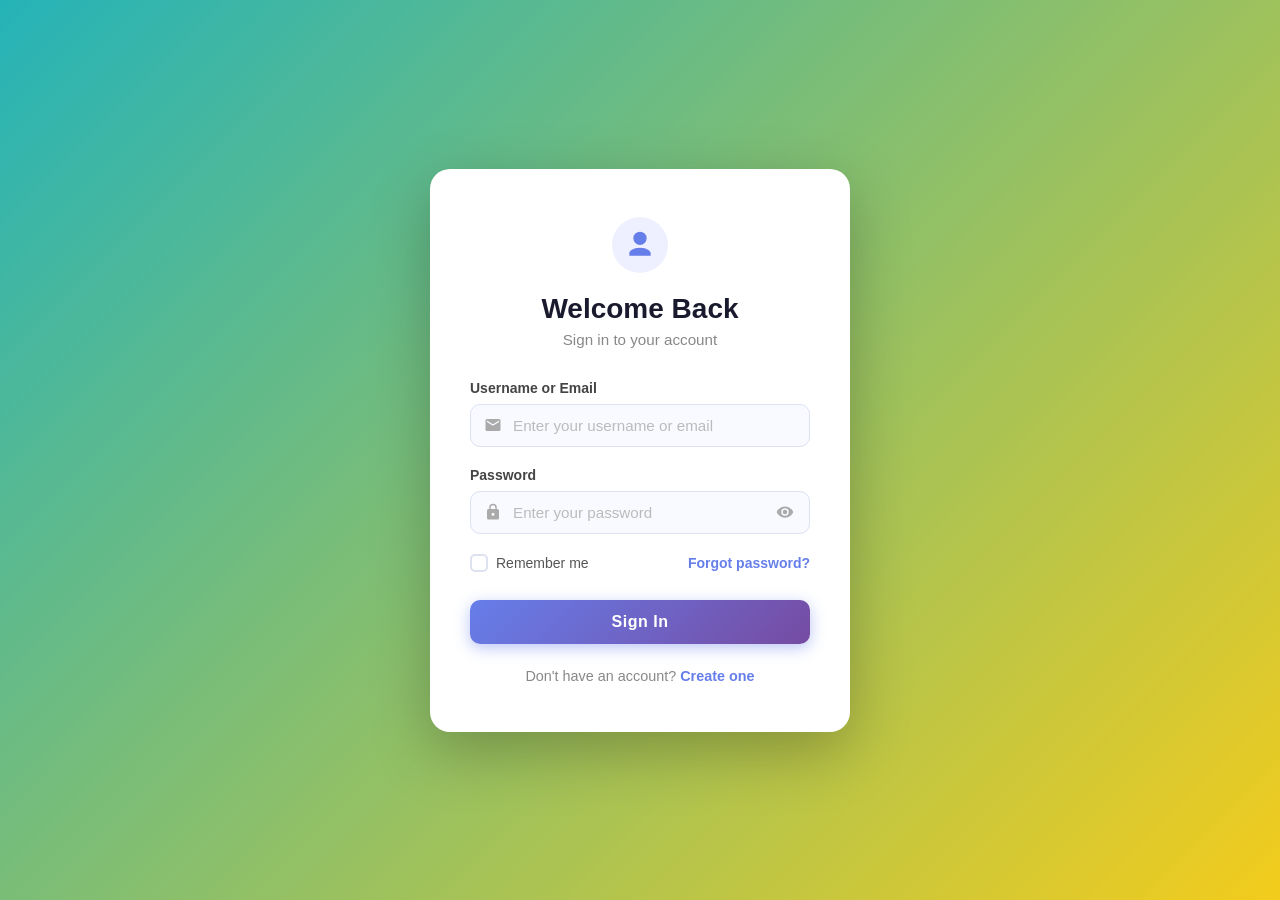
<file: index.html>
<!DOCTYPE html>
<html lang="en">
<head>
  <meta charset="UTF-8" />
  <meta name="viewport" content="width=device-width, initial-scale=1.0" />
  <title>Sign In</title>
  <link rel="stylesheet" href="style.css" />
</head>
<body>

  <div class="container">
    <div class="form-card">

      <div class="logo">
        <svg xmlns="http://www.w3.org/2000/svg" viewBox="0 0 24 24" fill="currentColor">
          <path d="M12 2a5 5 0 1 1 0 10A5 5 0 0 1 12 2zm0 12c5.33 0 8 2.67 8 4v2H4v-2c0-1.33 2.67-4 8-4z"/>
        </svg>
      </div>

      <h1>Welcome Back</h1>
      <p class="subtitle">Sign in to your account</p>

      <form action="#" method="POST" novalidate>

        <div class="input-group">
          <label for="username">Username or Email</label>
          <div class="input-wrapper">
            <svg class="input-icon" xmlns="http://www.w3.org/2000/svg" viewBox="0 0 24 24" fill="currentColor">
              <path d="M20 4H4a2 2 0 0 0-2 2v12a2 2 0 0 0 2 2h16a2 2 0 0 0 2-2V6a2 2 0 0 0-2-2zm0 4-8 5-8-5V6l8 5 8-5v2z"/>
            </svg>
            <input
              type="text"
              id="username"
              name="username"
              placeholder="Enter your username or email"
              autocomplete="username"
              required
            />
          </div>
        </div>

        <div class="input-group">
          <label for="password">Password</label>
          <div class="input-wrapper">
            <svg class="input-icon" xmlns="http://www.w3.org/2000/svg" viewBox="0 0 24 24" fill="currentColor">
              <path d="M18 8h-1V6A5 5 0 0 0 7 6v2H6a2 2 0 0 0-2 2v10a2 2 0 0 0 2 2h12a2 2 0 0 0 2-2V10a2 2 0 0 0-2-2zm-6 9a2 2 0 1 1 0-4 2 2 0 0 1 0 4zm3.1-9H8.9V6a3.1 3.1 0 0 1 6.2 0v2z"/>
            </svg>
            <input
              type="password"
              id="password"
              name="password"
              placeholder="Enter your password"
              autocomplete="current-password"
              required
            />
            <button type="button" class="toggle-password" aria-label="Toggle password visibility">
              <svg xmlns="http://www.w3.org/2000/svg" viewBox="0 0 24 24" fill="currentColor">
                <path d="M12 4.5C7 4.5 2.73 7.61 1 12c1.73 4.39 6 7.5 11 7.5s9.27-3.11 11-7.5C21.27 7.61 17 4.5 12 4.5zm0 12.5a5 5 0 1 1 0-10 5 5 0 0 1 0 10zm0-8a3 3 0 1 0 0 6 3 3 0 0 0 0-6z"/>
              </svg>
            </button>
          </div>
        </div>

        <div class="form-options">
          <label class="checkbox-label">
            <input type="checkbox" name="remember" />
            <span class="checkmark"></span>
            Remember me
          </label>
          <a href="#" class="forgot-link">Forgot password?</a>
        </div>

        <button type="submit" class="btn-signin">Sign In</button>

      </form>

      <p class="signup-text">Don't have an account? <a href="#">Create one</a></p>

    </div>
  </div>

  <script>
    // Toggle password visibility
    const toggleBtn = document.querySelector('.toggle-password');
    const passwordInput = document.getElementById('password');

    toggleBtn.addEventListener('click', () => {
      const isPassword = passwordInput.type === 'password';
      passwordInput.type = isPassword ? 'text' : 'password';
      toggleBtn.setAttribute('aria-pressed', isPassword);
    });
  </script>

</body>
</html>
</file>
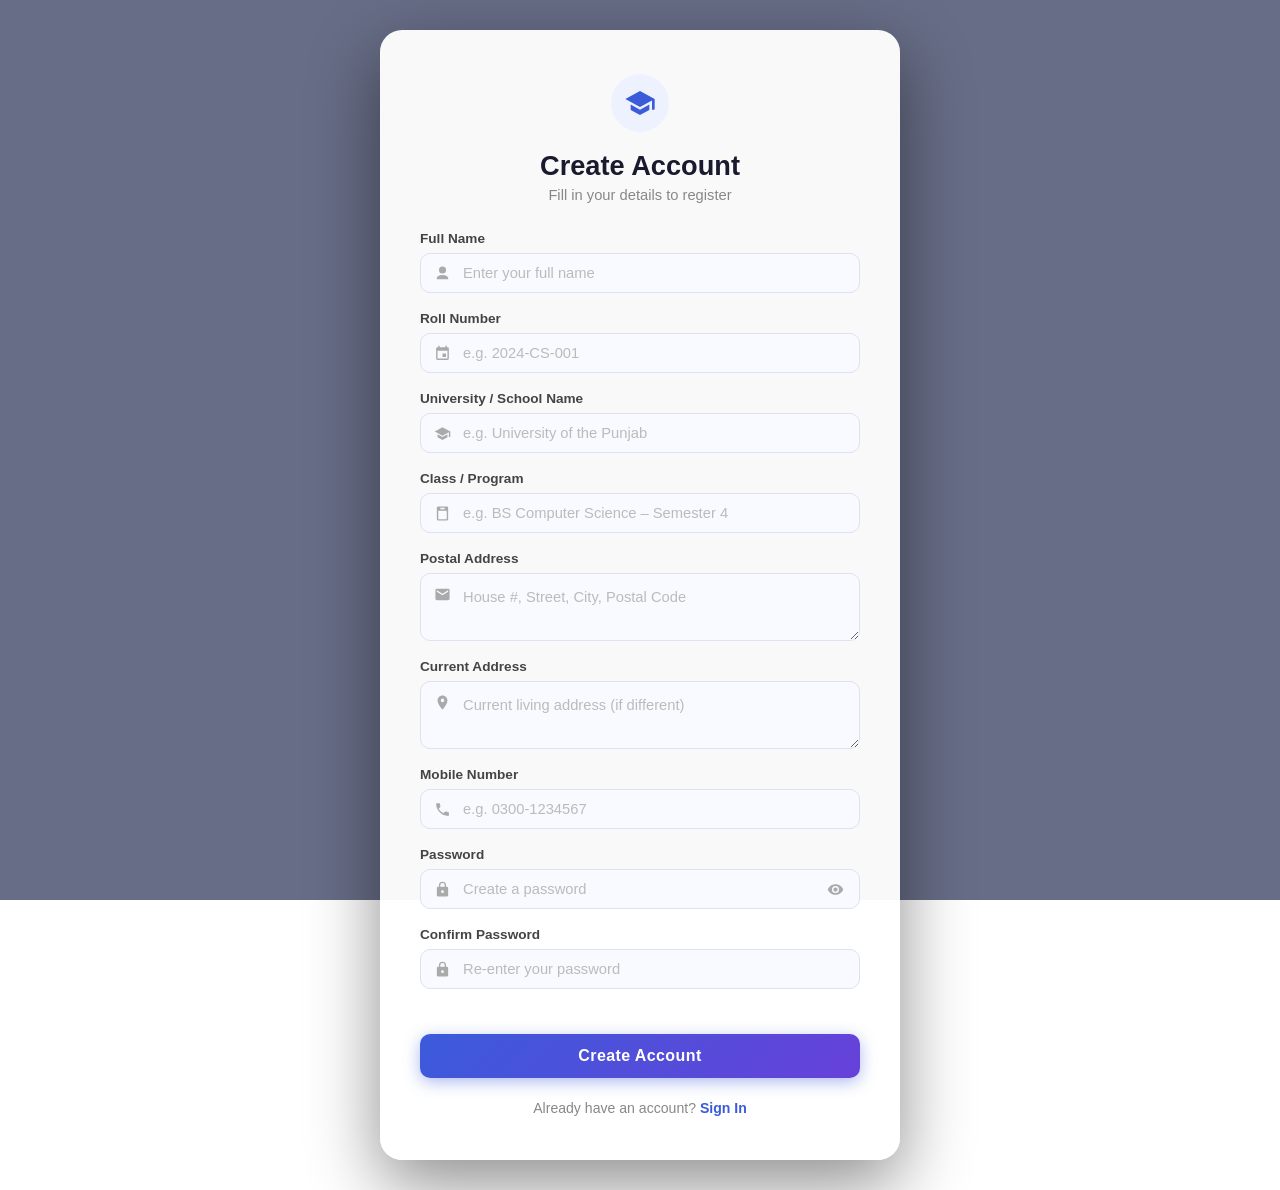
<file: signup.html>
<!DOCTYPE html>
<html lang="en">
<head>
  <meta charset="UTF-8" />
  <meta name="viewport" content="width=device-width, initial-scale=1.0" />
  <title>Create Account</title>
  <link rel="stylesheet" href="signup.css" />
</head>
<body>

  <!-- University background overlay -->
  <div class="bg-overlay"></div>

  <div class="container">
    <div class="form-card">

      <div class="logo">
        <svg xmlns="http://www.w3.org/2000/svg" viewBox="0 0 24 24" fill="currentColor">
          <path d="M12 3L1 9l11 6 9-4.91V17h2V9L12 3zM5 13.18v4L12 21l7-3.82v-4L12 17l-7-3.82z"/>
        </svg>
      </div>

      <h1>Create Account</h1>
      <p class="subtitle">Fill in your details to register</p>

      <form action="#" method="POST" novalidate id="signupForm">

        <!-- Full Name -->
        <div class="input-group">
          <label for="fullname">Full Name</label>
          <div class="input-wrapper">
            <svg class="input-icon" xmlns="http://www.w3.org/2000/svg" viewBox="0 0 24 24" fill="currentColor">
              <path d="M12 2a5 5 0 1 1 0 10A5 5 0 0 1 12 2zm0 12c5.33 0 8 2.67 8 4v2H4v-2c0-1.33 2.67-4 8-4z"/>
            </svg>
            <input
              type="text"
              id="fullname"
              name="fullname"
              placeholder="Enter your full name"
              required
            />
          </div>
        </div>

        <!-- Roll Number -->
        <div class="input-group">
          <label for="rollno">Roll Number</label>
          <div class="input-wrapper">
            <svg class="input-icon" xmlns="http://www.w3.org/2000/svg" viewBox="0 0 24 24" fill="currentColor">
              <path d="M17 12h-5v5h5v-5zM16 1v2H8V1H6v2H5a2 2 0 0 0-2 2v14a2 2 0 0 0 2 2h14a2 2 0 0 0 2-2V5a2 2 0 0 0-2-2h-1V1h-2zm3 18H5V8h14v11z"/>
            </svg>
            <input
              type="text"
              id="rollno"
              name="rollno"
              placeholder="e.g. 2024-CS-001"
              required
            />
          </div>
        </div>

        <!-- University / School Name -->
        <div class="input-group">
          <label for="institution">University / School Name</label>
          <div class="input-wrapper">
            <svg class="input-icon" xmlns="http://www.w3.org/2000/svg" viewBox="0 0 24 24" fill="currentColor">
              <path d="M12 3L1 9l11 6 9-4.91V17h2V9L12 3zM5 13.18v4L12 21l7-3.82v-4L12 17l-7-3.82z"/>
            </svg>
            <input
              type="text"
              id="institution"
              name="institution"
              placeholder="e.g. University of the Punjab"
              required
            />
          </div>
        </div>

        <!-- Class Name -->
        <div class="input-group">
          <label for="classname">Class / Program</label>
          <div class="input-wrapper">
            <svg class="input-icon" xmlns="http://www.w3.org/2000/svg" viewBox="0 0 24 24" fill="currentColor">
              <path d="M18 2H6a2 2 0 0 0-2 2v16a2 2 0 0 0 2 2h12a2 2 0 0 0 2-2V4a2 2 0 0 0-2-2zM9 4h6v2H9V4zm9 16H6V8h12v12z"/>
            </svg>
            <input
              type="text"
              id="classname"
              name="classname"
              placeholder="e.g. BS Computer Science – Semester 4"
              required
            />
          </div>
        </div>

        <!-- Postal Address -->
        <div class="input-group">
          <label for="postal">Postal Address</label>
          <div class="input-wrapper textarea-wrapper">
            <svg class="input-icon icon-top" xmlns="http://www.w3.org/2000/svg" viewBox="0 0 24 24" fill="currentColor">
              <path d="M20 4H4a2 2 0 0 0-2 2v12a2 2 0 0 0 2 2h16a2 2 0 0 0 2-2V6a2 2 0 0 0-2-2zm0 4-8 5-8-5V6l8 5 8-5v2z"/>
            </svg>
            <textarea
              id="postal"
              name="postal"
              rows="2"
              placeholder="House #, Street, City, Postal Code"
              required
            ></textarea>
          </div>
        </div>

        <!-- Current Address -->
        <div class="input-group">
          <label for="current_address">Current Address</label>
          <div class="input-wrapper textarea-wrapper">
            <svg class="input-icon icon-top" xmlns="http://www.w3.org/2000/svg" viewBox="0 0 24 24" fill="currentColor">
              <path d="M12 2C8.13 2 5 5.13 5 9c0 5.25 7 13 7 13s7-7.75 7-13c0-3.87-3.13-7-7-7zm0 9.5A2.5 2.5 0 1 1 12 6.5a2.5 2.5 0 0 1 0 5z"/>
            </svg>
            <textarea
              id="current_address"
              name="current_address"
              rows="2"
              placeholder="Current living address (if different)"
              required
            ></textarea>
          </div>
        </div>

        <!-- Mobile Number -->
        <div class="input-group">
          <label for="mobile">Mobile Number</label>
          <div class="input-wrapper">
            <svg class="input-icon" xmlns="http://www.w3.org/2000/svg" viewBox="0 0 24 24" fill="currentColor">
              <path d="M6.62 10.79a15.05 15.05 0 0 0 6.59 6.59l2.2-2.2a1 1 0 0 1 1.01-.24 11.47 11.47 0 0 0 3.58.57 1 1 0 0 1 1 1V20a1 1 0 0 1-1 1A17 17 0 0 1 3 4a1 1 0 0 1 1-1h3.5a1 1 0 0 1 1 1c0 1.25.2 2.45.57 3.58a1 1 0 0 1-.24 1.01l-2.21 2.2z"/>
            </svg>
            <input
              type="tel"
              id="mobile"
              name="mobile"
              placeholder="e.g. 0300-1234567"
              pattern="[0-9\-\+\s]{10,15}"
              required
            />
          </div>
        </div>

        <!-- Password -->
        <div class="input-group">
          <label for="password">Password</label>
          <div class="input-wrapper">
            <svg class="input-icon" xmlns="http://www.w3.org/2000/svg" viewBox="0 0 24 24" fill="currentColor">
              <path d="M18 8h-1V6A5 5 0 0 0 7 6v2H6a2 2 0 0 0-2 2v10a2 2 0 0 0 2 2h12a2 2 0 0 0 2-2V10a2 2 0 0 0-2-2zm-6 9a2 2 0 1 1 0-4 2 2 0 0 1 0 4zm3.1-9H8.9V6a3.1 3.1 0 0 1 6.2 0v2z"/>
            </svg>
            <input
              type="password"
              id="password"
              name="password"
              placeholder="Create a password"
              autocomplete="new-password"
              required
            />
            <button type="button" class="toggle-password" aria-label="Toggle password visibility">
              <svg xmlns="http://www.w3.org/2000/svg" viewBox="0 0 24 24" fill="currentColor">
                <path d="M12 4.5C7 4.5 2.73 7.61 1 12c1.73 4.39 6 7.5 11 7.5s9.27-3.11 11-7.5C21.27 7.61 17 4.5 12 4.5zm0 12.5a5 5 0 1 1 0-10 5 5 0 0 1 0 10zm0-8a3 3 0 1 0 0 6 3 3 0 0 0 0-6z"/>
              </svg>
            </button>
          </div>
        </div>

        <!-- Confirm Password -->
        <div class="input-group">
          <label for="confirm_password">Confirm Password</label>
          <div class="input-wrapper">
            <svg class="input-icon" xmlns="http://www.w3.org/2000/svg" viewBox="0 0 24 24" fill="currentColor">
              <path d="M18 8h-1V6A5 5 0 0 0 7 6v2H6a2 2 0 0 0-2 2v10a2 2 0 0 0 2 2h12a2 2 0 0 0 2-2V10a2 2 0 0 0-2-2zm-6 9a2 2 0 1 1 0-4 2 2 0 0 1 0 4zm3.1-9H8.9V6a3.1 3.1 0 0 1 6.2 0v2z"/>
            </svg>
            <input
              type="password"
              id="confirm_password"
              name="confirm_password"
              placeholder="Re-enter your password"
              autocomplete="new-password"
              required
            />
          </div>
          <p class="error-msg" id="pass-error"></p>
        </div>

        <button type="submit" class="btn-signup">Create Account</button>

      </form>

      <p class="signin-text">Already have an account? <a href="index.html">Sign In</a></p>

    </div>
  </div>

  <script>
    // Toggle password visibility
    const toggleBtn = document.querySelector('.toggle-password');
    const passwordInput = document.getElementById('password');

    toggleBtn.addEventListener('click', () => {
      const isPassword = passwordInput.type === 'password';
      passwordInput.type = isPassword ? 'text' : 'password';
      toggleBtn.setAttribute('aria-pressed', String(isPassword));
    });

    // Confirm password check
    const form = document.getElementById('signupForm');
    const confirmInput = document.getElementById('confirm_password');
    const passError = document.getElementById('pass-error');

    form.addEventListener('submit', (e) => {
      if (passwordInput.value !== confirmInput.value) {
        e.preventDefault();
        passError.textContent = 'Passwords do not match.';
        confirmInput.focus();
      } else {
        passError.textContent = '';
      }
    });
  </script>

</body>
</html>
</file>
<file: style.css>
/* ── Reset & Base ─────────────────────────────────────── */
*, *::before, *::after {
  box-sizing: border-box;
  margin: 0;
  padding: 0;
}

body {
  min-height: 100vh;
  display: flex;
  align-items: center;
  justify-content: center;
  font-family: 'Segoe UI', Tahoma, Geneva, Verdana, sans-serif;
  background: linear-gradient(135deg, #25b3b8 0%, #f3cc1c 100%);
  padding: 20px;
}

/* ── Card ─────────────────────────────────────────────── */
.container {
  width: 100%;
  max-width: 420px;
}

.form-card {
  background: #ffffff;
  border-radius: 20px;
  padding: 48px 40px;
  box-shadow: 0 20px 60px rgba(0, 0, 0, 0.25);
  animation: slideUp 0.4s ease;
}

@keyframes slideUp {
  from { opacity: 0; transform: translateY(24px); }
  to   { opacity: 1; transform: translateY(0); }
}

/* ── Logo ─────────────────────────────────────────────── */
.logo {
  display: flex;
  justify-content: center;
  margin-bottom: 20px;
}

.logo svg {
  width: 56px;
  height: 56px;
  color: #667eea;
  background: #eef0ff;
  border-radius: 50%;
  padding: 12px;
}

/* ── Headings ─────────────────────────────────────────── */
h1 {
  text-align: center;
  font-size: 1.75rem;
  font-weight: 700;
  color: #1a1a2e;
  margin-bottom: 6px;
}

.subtitle {
  text-align: center;
  color: #888;
  font-size: 0.95rem;
  margin-bottom: 32px;
}

/* ── Input Groups ─────────────────────────────────────── */
.input-group {
  margin-bottom: 20px;
}

.input-group label {
  display: block;
  font-size: 0.875rem;
  font-weight: 600;
  color: #444;
  margin-bottom: 8px;
}

.input-wrapper {
  position: relative;
  display: flex;
  align-items: center;
}

.input-icon {
  position: absolute;
  left: 14px;
  width: 18px;
  height: 18px;
  color: #aaa;
  pointer-events: none;
  flex-shrink: 0;
}

.input-wrapper input {
  width: 100%;
  padding: 12px 44px 12px 42px;
  border: 1.5px solid #dde1f0;
  border-radius: 10px;
  font-size: 0.95rem;
  color: #1a1a2e;
  background: #f9faff;
  outline: none;
  transition: border-color 0.2s, box-shadow 0.2s, background 0.2s;
}

.input-wrapper input::placeholder {
  color: #bbb;
}

.input-wrapper input:focus {
  border-color: #667eea;
  background: #fff;
  box-shadow: 0 0 0 4px rgba(102, 126, 234, 0.15);
}

/* ── Toggle password button ───────────────────────────── */
.toggle-password {
  position: absolute;
  right: 12px;
  background: none;
  border: none;
  cursor: pointer;
  padding: 4px;
  display: flex;
  align-items: center;
  color: #aaa;
  transition: color 0.2s;
}

.toggle-password:hover {
  color: #667eea;
}

.toggle-password svg {
  width: 18px;
  height: 18px;
}

/* ── Form options row ─────────────────────────────────── */
.form-options {
  display: flex;
  justify-content: space-between;
  align-items: center;
  margin-bottom: 28px;
}

/* Custom checkbox */
.checkbox-label {
  display: flex;
  align-items: center;
  gap: 8px;
  font-size: 0.875rem;
  color: #555;
  cursor: pointer;
  user-select: none;
}

.checkbox-label input[type="checkbox"] {
  display: none;
}

.checkmark {
  width: 18px;
  height: 18px;
  border: 2px solid #dde1f0;
  border-radius: 5px;
  display: inline-flex;
  align-items: center;
  justify-content: center;
  transition: background 0.2s, border-color 0.2s;
  flex-shrink: 0;
}

.checkbox-label input[type="checkbox"]:checked + .checkmark {
  background: #667eea;
  border-color: #667eea;
}

.checkbox-label input[type="checkbox"]:checked + .checkmark::after {
  content: '';
  width: 5px;
  height: 9px;
  border: 2px solid #fff;
  border-top: none;
  border-left: none;
  transform: rotate(45deg) translateY(-1px);
}

.forgot-link {
  font-size: 0.875rem;
  color: #667eea;
  text-decoration: none;
  font-weight: 600;
  transition: color 0.2s;
}

.forgot-link:hover {
  color: #4f5fcf;
  text-decoration: underline;
}

/* ── Sign In button ───────────────────────────────────── */
.btn-signin {
  width: 100%;
  padding: 13px;
  background: linear-gradient(135deg, #667eea, #764ba2);
  color: #fff;
  border: none;
  border-radius: 10px;
  font-size: 1rem;
  font-weight: 700;
  cursor: pointer;
  letter-spacing: 0.5px;
  transition: opacity 0.2s, transform 0.15s, box-shadow 0.2s;
  box-shadow: 0 4px 15px rgba(102, 126, 234, 0.45);
}

.btn-signin:hover {
  opacity: 0.92;
  box-shadow: 0 6px 20px rgba(102, 126, 234, 0.55);
}

.btn-signin:active {
  transform: scale(0.98);
}

/* ── Sign up link ─────────────────────────────────────── */
.signup-text {
  text-align: center;
  margin-top: 24px;
  font-size: 0.9rem;
  color: #888;
}

.signup-text a {
  color: #667eea;
  font-weight: 600;
  text-decoration: none;
  transition: color 0.2s;
}

.signup-text a:hover {
  color: #4f5fcf;
  text-decoration: underline;
}

/* ── Responsive ───────────────────────────────────────── */
@media (max-width: 480px) {
  .form-card {
    padding: 36px 24px;
  }

  h1 {
    font-size: 1.5rem;
  }
}
</file>
<file: signup.css>
/* ── Reset & Base ─────────────────────────────────────── */
*, *::before, *::after {
  box-sizing: border-box;
  margin: 0;
  padding: 0;
}

body {
  min-height: 100vh;
  display: flex;
  align-items: center;
  justify-content: center;
  font-family: 'Segoe UI', Tahoma, Geneva, Verdana, sans-serif;
  padding: 30px 20px;
  position: relative;

  /* University background — Unsplash free-to-use photo */
  background-image: url('https://images.unsplash.com/photo-1562774053-701939374585?w=1600&auto=format&fit=crop&q=80');
  background-size: cover;
  background-position: center;
  background-attachment: fixed;
}

/* Dark overlay so the form stays readable */
.bg-overlay {
  position: fixed;
  inset: 0;
  background: rgba(10, 20, 60, 0.62);
  backdrop-filter: blur(3px);
  z-index: 0;
}

/* ── Card ─────────────────────────────────────────────── */
.container {
  width: 100%;
  max-width: 520px;
  position: relative;
  z-index: 1;
}

.form-card {
  background: rgba(255, 255, 255, 0.96);
  border-radius: 22px;
  padding: 44px 40px;
  box-shadow: 0 24px 70px rgba(0, 0, 0, 0.45);
  animation: slideUp 0.45s ease;
}

@keyframes slideUp {
  from { opacity: 0; transform: translateY(28px); }
  to   { opacity: 1; transform: translateY(0); }
}

/* ── Logo ─────────────────────────────────────────────── */
.logo {
  display: flex;
  justify-content: center;
  margin-bottom: 18px;
}

.logo svg {
  width: 58px;
  height: 58px;
  color: #3b5bdb;
  background: #eef2ff;
  border-radius: 50%;
  padding: 13px;
}

/* ── Headings ─────────────────────────────────────────── */
h1 {
  text-align: center;
  font-size: 1.7rem;
  font-weight: 700;
  color: #1a1a2e;
  margin-bottom: 5px;
}

.subtitle {
  text-align: center;
  color: #888;
  font-size: 0.92rem;
  margin-bottom: 28px;
}

/* ── Input Groups ─────────────────────────────────────── */
.input-group {
  margin-bottom: 18px;
}

.input-group label {
  display: block;
  font-size: 0.85rem;
  font-weight: 600;
  color: #444;
  margin-bottom: 7px;
}

.input-wrapper {
  position: relative;
  display: flex;
  align-items: center;
}

/* Icon sits at top for textareas */
.textarea-wrapper {
  align-items: flex-start;
}

.input-icon {
  position: absolute;
  left: 14px;
  width: 17px;
  height: 17px;
  color: #aaa;
  pointer-events: none;
  flex-shrink: 0;
}

.icon-top {
  top: 13px;
}

.input-wrapper input,
.input-wrapper textarea {
  width: 100%;
  padding: 11px 44px 11px 42px;
  border: 1.5px solid #dde1f0;
  border-radius: 10px;
  font-size: 0.92rem;
  color: #1a1a2e;
  background: #f9faff;
  outline: none;
  font-family: inherit;
  transition: border-color 0.2s, box-shadow 0.2s, background 0.2s;
  resize: vertical;
}

.input-wrapper textarea {
  padding-top: 12px;
  padding-bottom: 10px;
  line-height: 1.5;
}

.input-wrapper input::placeholder,
.input-wrapper textarea::placeholder {
  color: #bbb;
}

.input-wrapper input:focus,
.input-wrapper textarea:focus {
  border-color: #3b5bdb;
  background: #fff;
  box-shadow: 0 0 0 4px rgba(59, 91, 219, 0.14);
}

/* ── Toggle password button ───────────────────────────── */
.toggle-password {
  position: absolute;
  right: 12px;
  background: none;
  border: none;
  cursor: pointer;
  padding: 4px;
  display: flex;
  align-items: center;
  color: #aaa;
  transition: color 0.2s;
}

.toggle-password:hover {
  color: #3b5bdb;
}

.toggle-password svg {
  width: 17px;
  height: 17px;
}

/* ── Error message ────────────────────────────────────── */
.error-msg {
  color: #e03131;
  font-size: 0.8rem;
  margin-top: 5px;
  min-height: 16px;
}

/* ── Create Account button ────────────────────────────── */
.btn-signup {
  width: 100%;
  padding: 13px;
  background: linear-gradient(135deg, #3b5bdb, #6741d9);
  color: #fff;
  border: none;
  border-radius: 10px;
  font-size: 1rem;
  font-weight: 700;
  cursor: pointer;
  letter-spacing: 0.4px;
  margin-top: 6px;
  transition: opacity 0.2s, transform 0.15s, box-shadow 0.2s;
  box-shadow: 0 4px 16px rgba(59, 91, 219, 0.42);
}

.btn-signup:hover {
  opacity: 0.91;
  box-shadow: 0 6px 22px rgba(59, 91, 219, 0.52);
}

.btn-signup:active {
  transform: scale(0.98);
}

/* ── Sign in link ─────────────────────────────────────── */
.signin-text {
  text-align: center;
  margin-top: 22px;
  font-size: 0.88rem;
  color: #888;
}

.signin-text a {
  color: #3b5bdb;
  font-weight: 600;
  text-decoration: none;
  transition: color 0.2s;
}

.signin-text a:hover {
  color: #2f4bbf;
  text-decoration: underline;
}

/* ── Responsive ───────────────────────────────────────── */
@media (max-width: 560px) {
  .form-card {
    padding: 34px 20px;
  }

  h1 {
    font-size: 1.45rem;
  }
}
</file>
